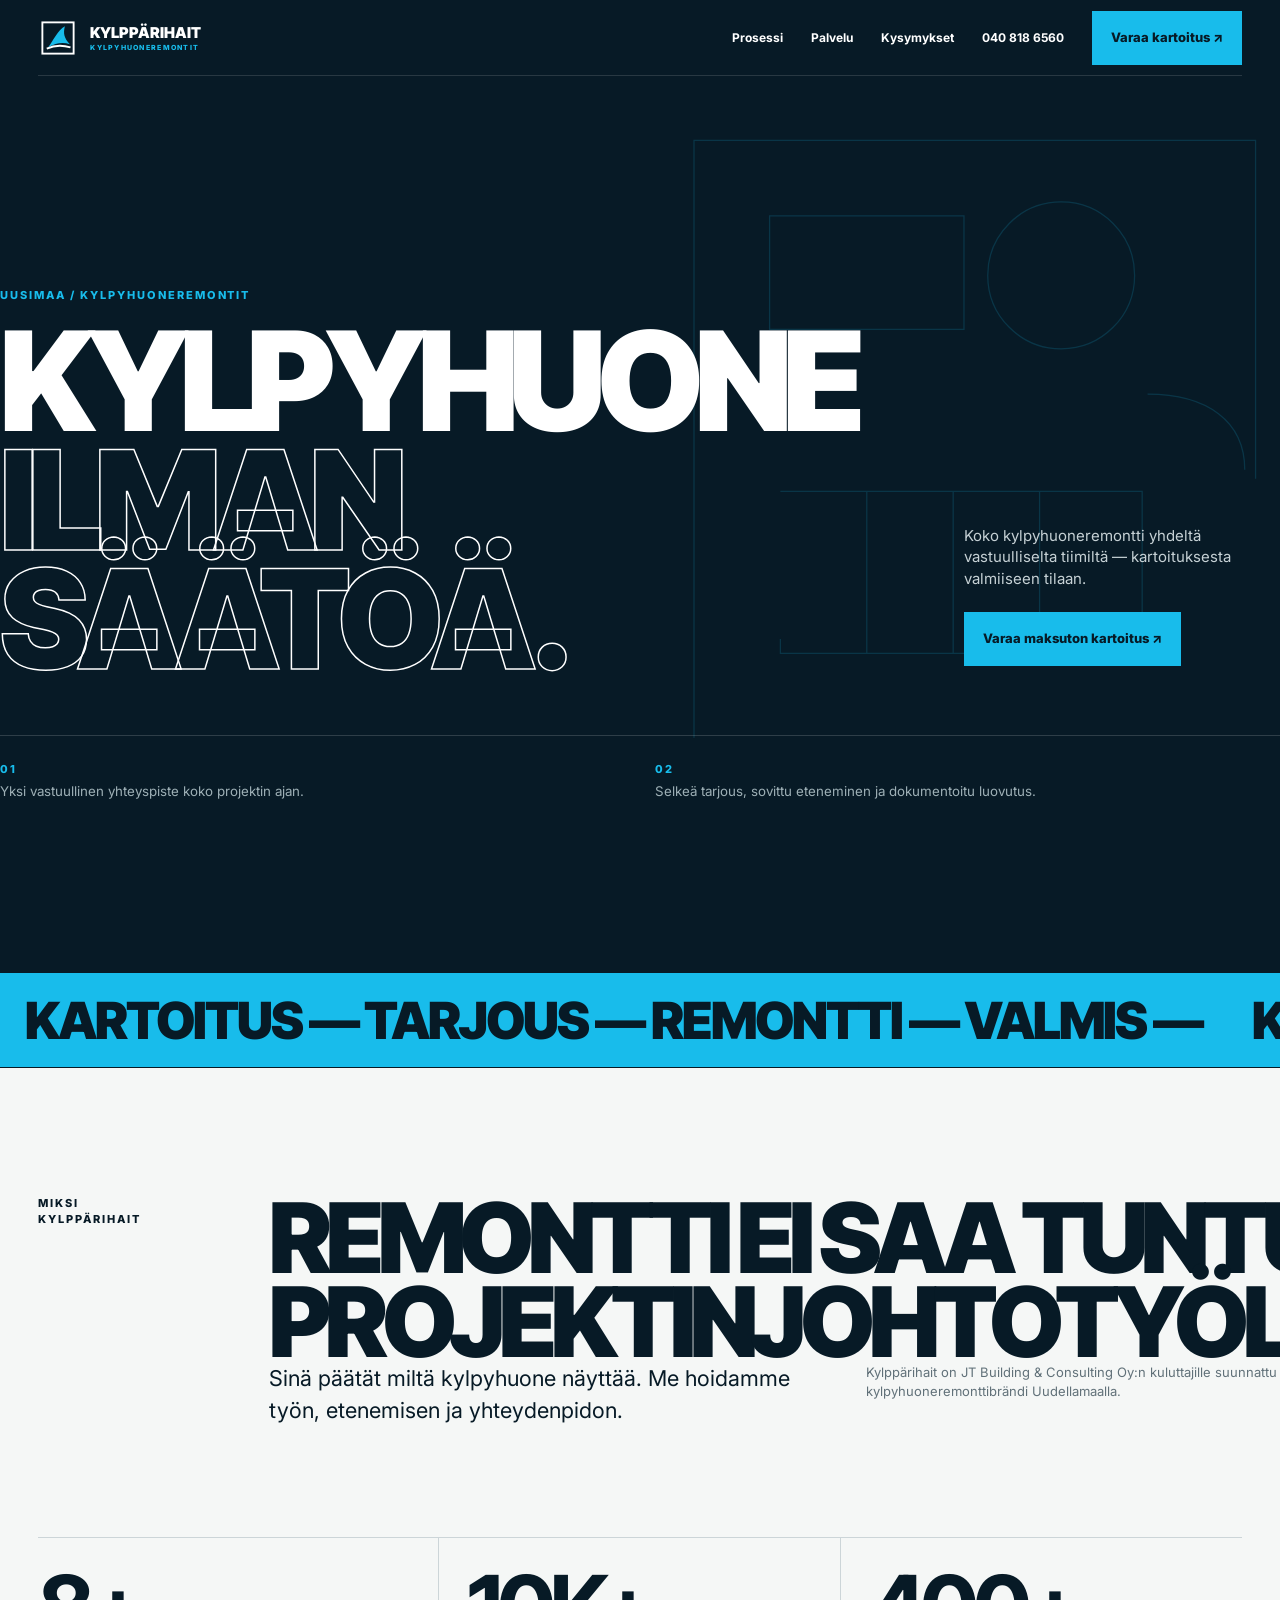
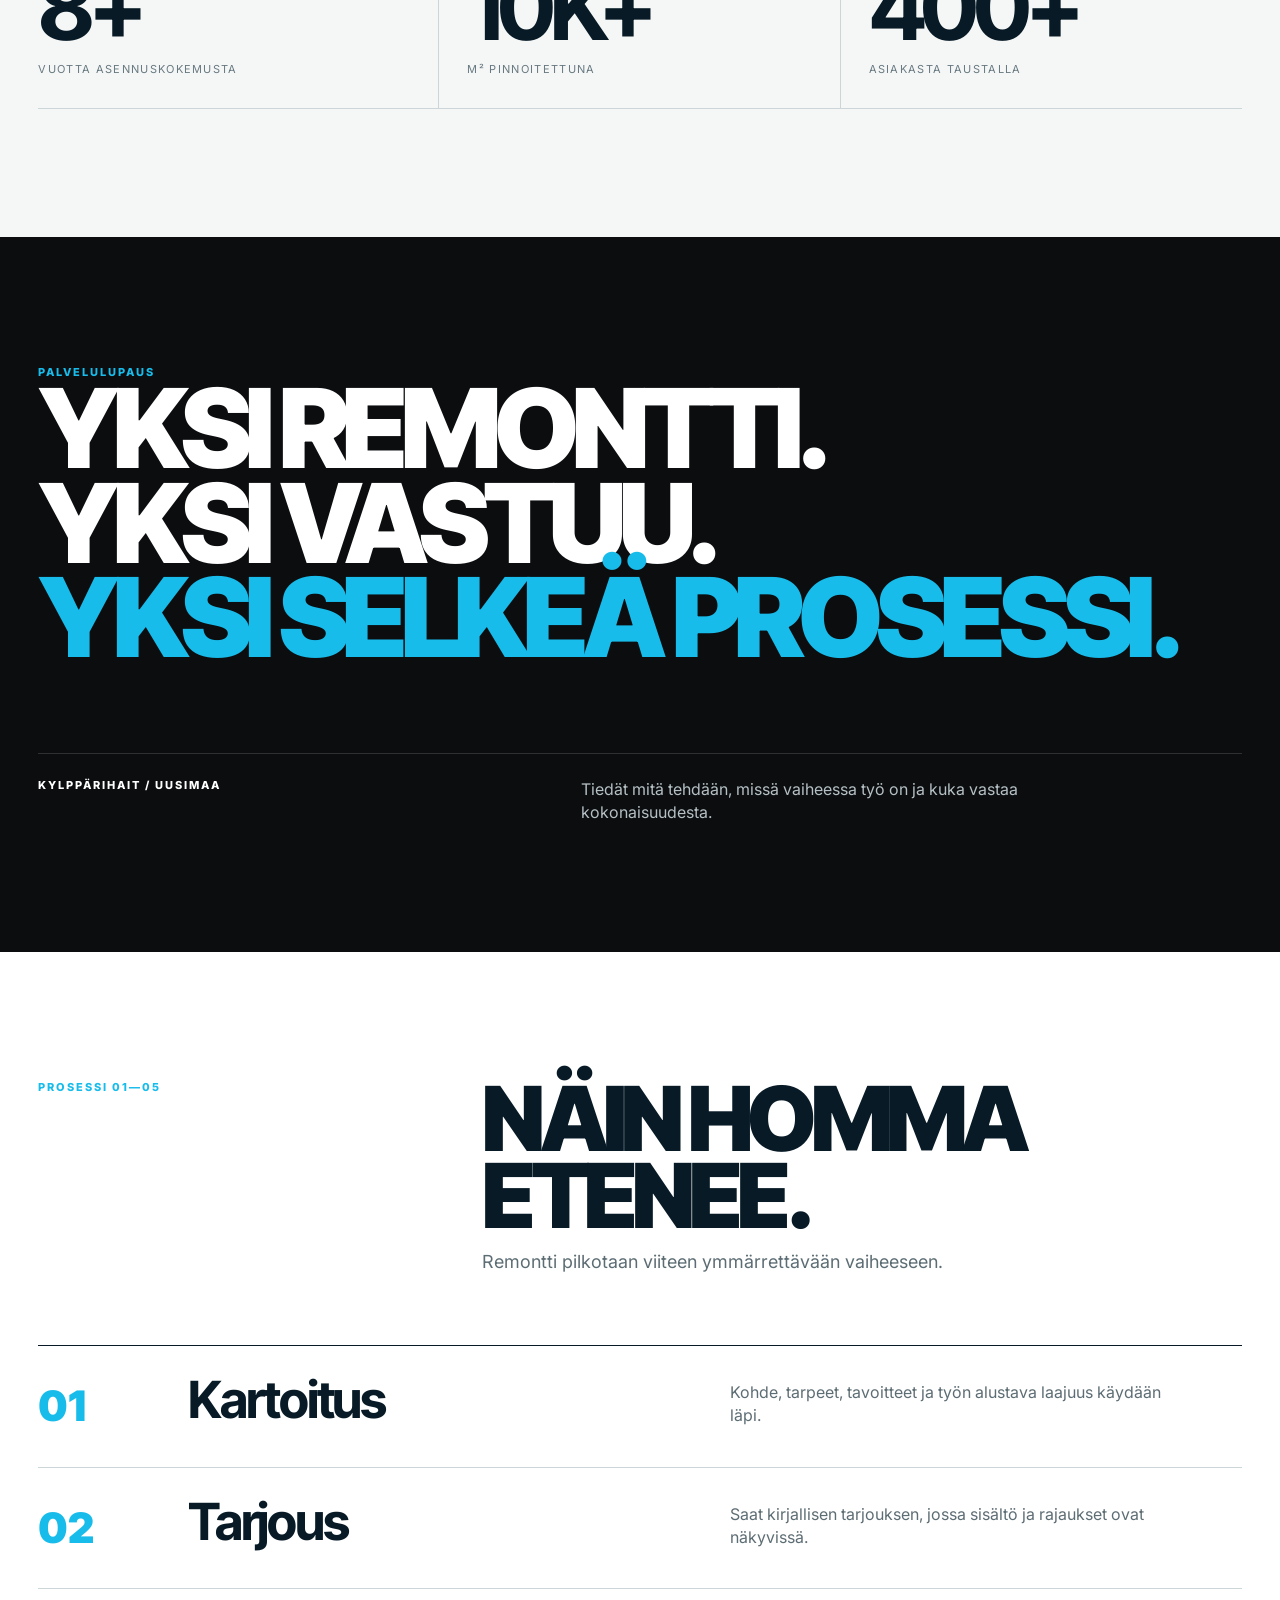
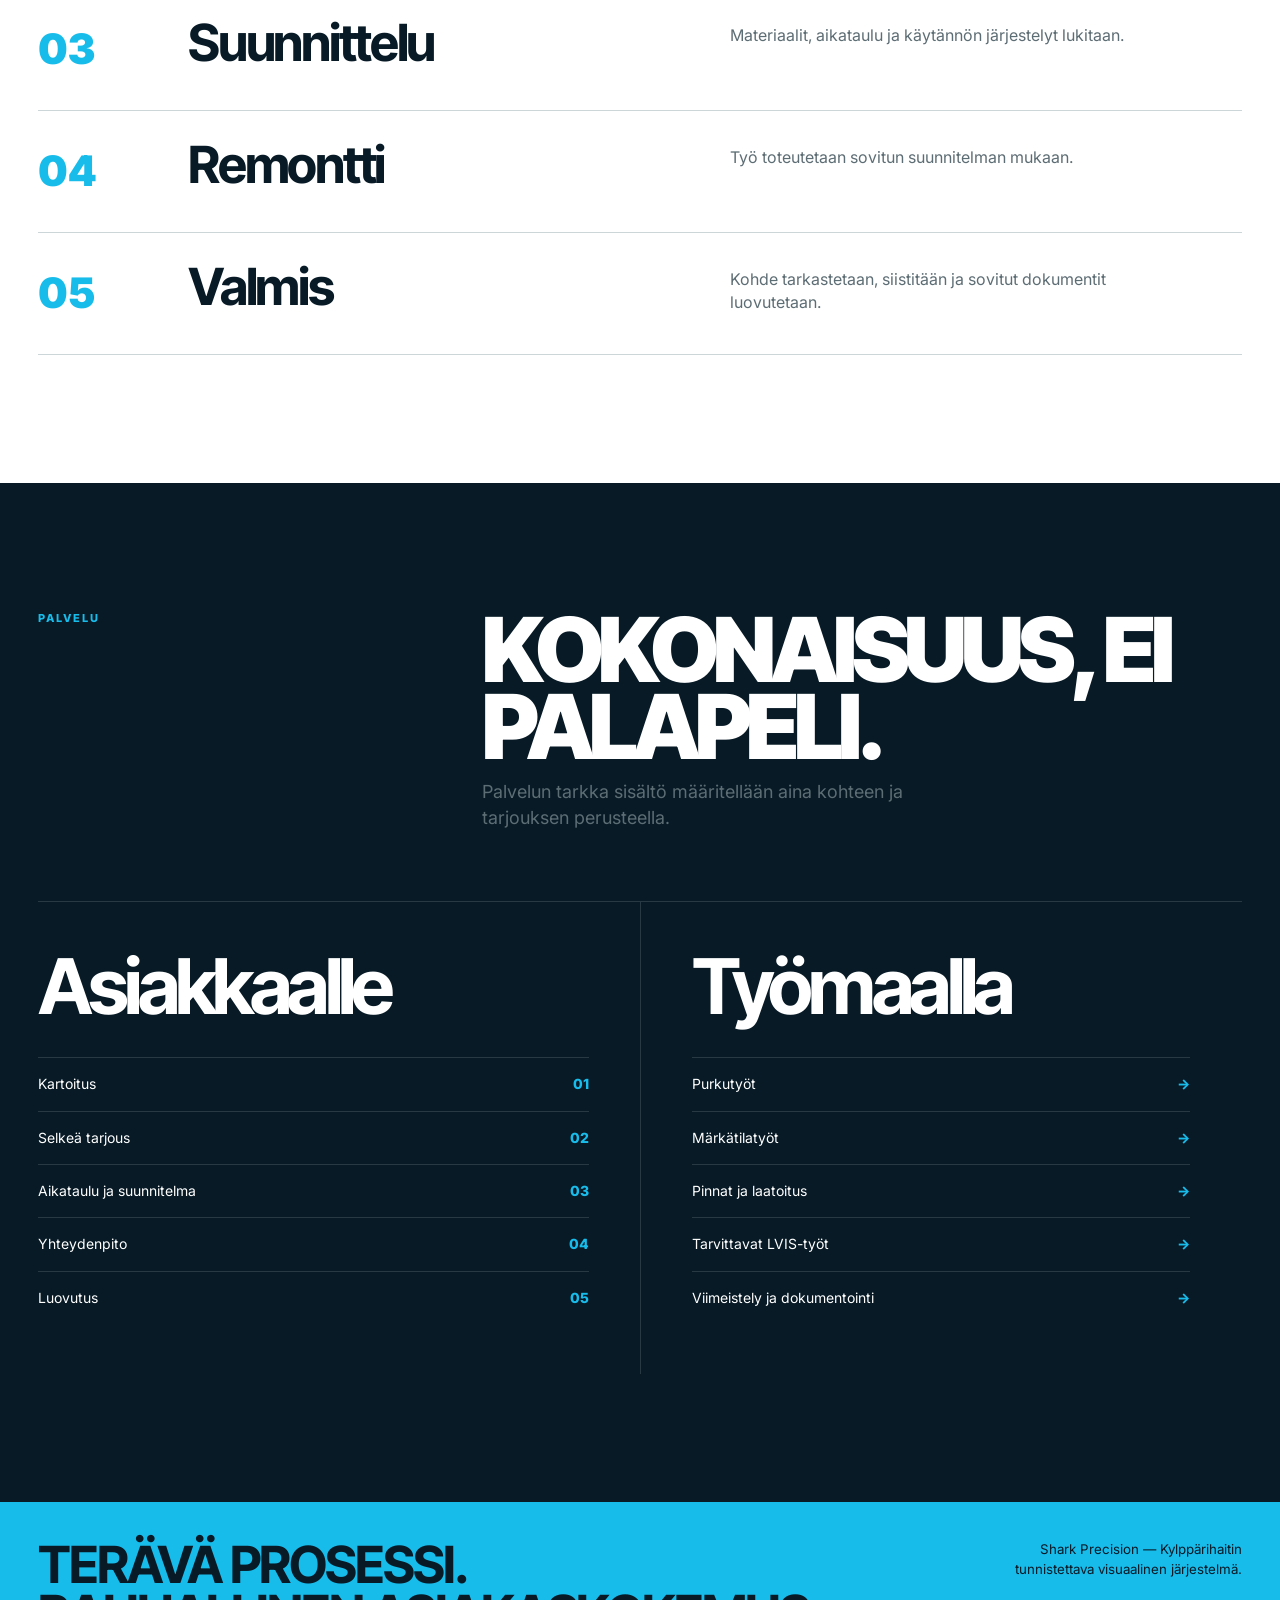
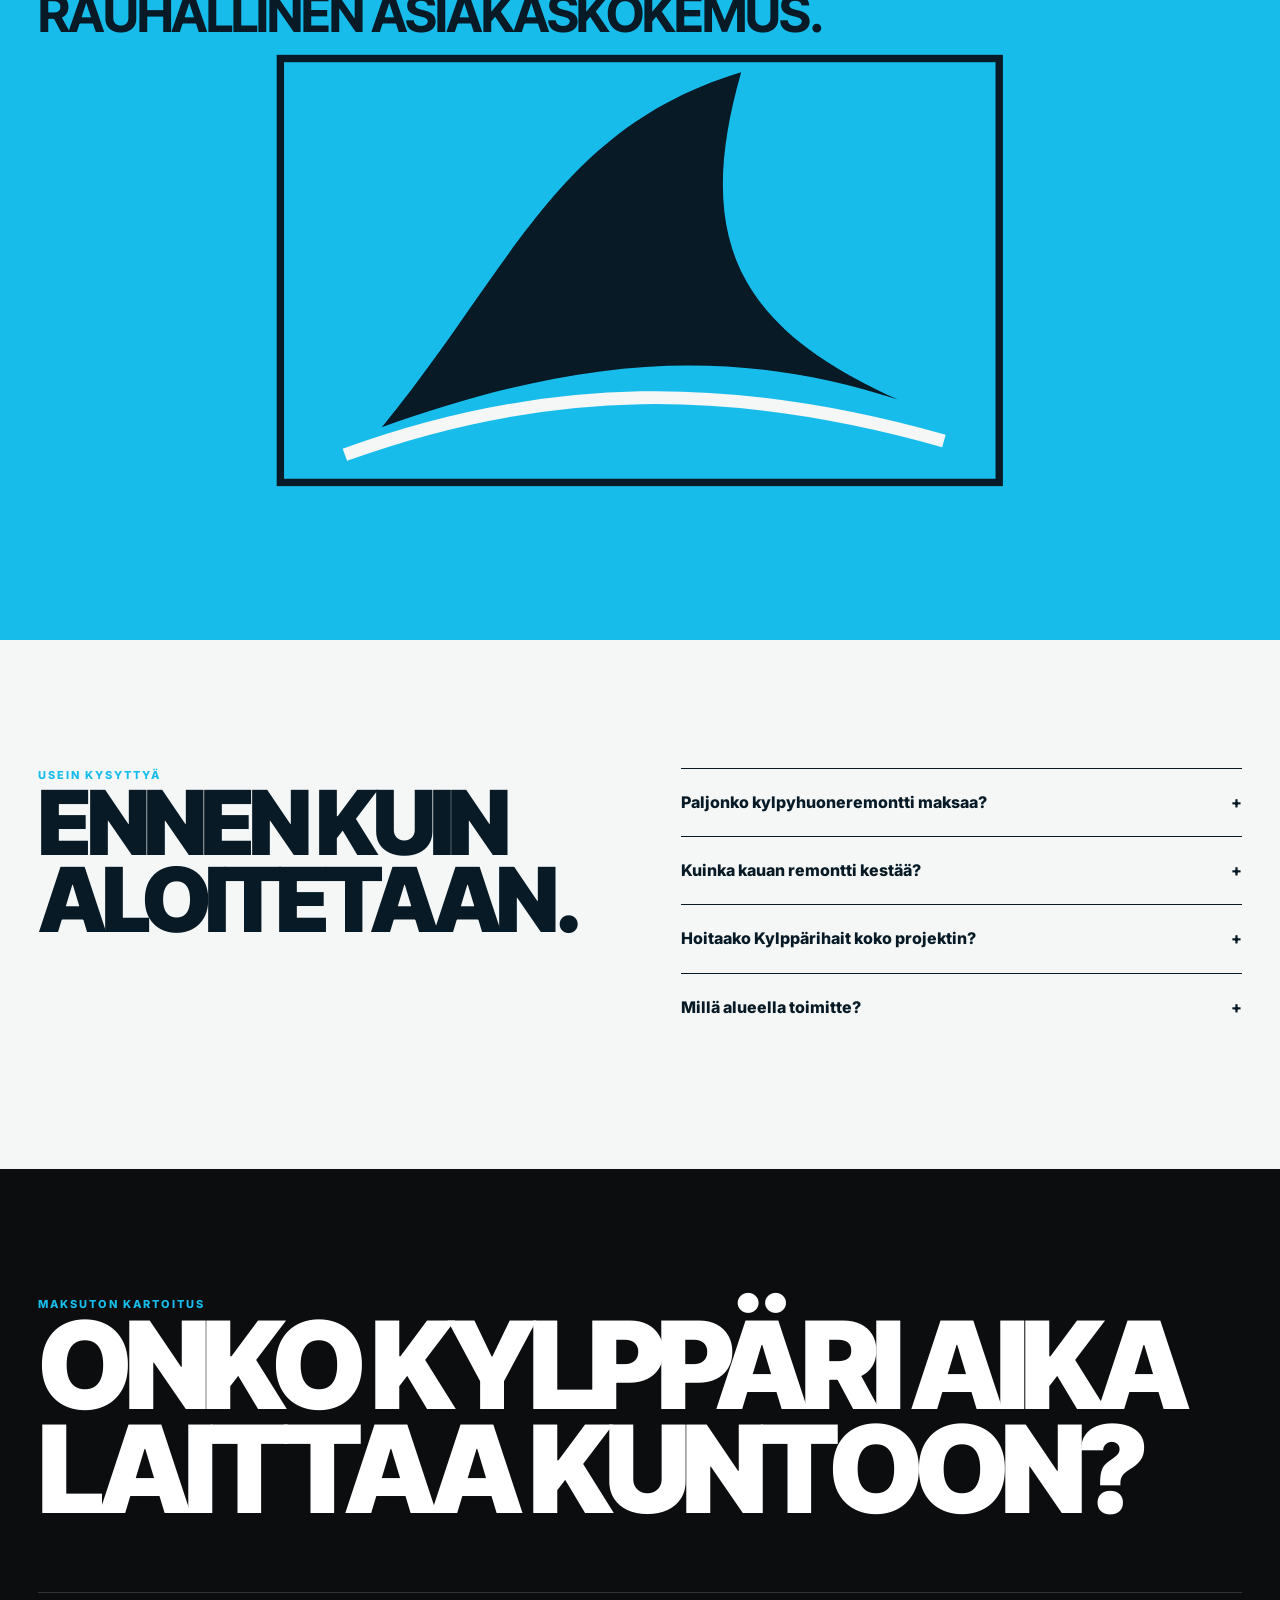
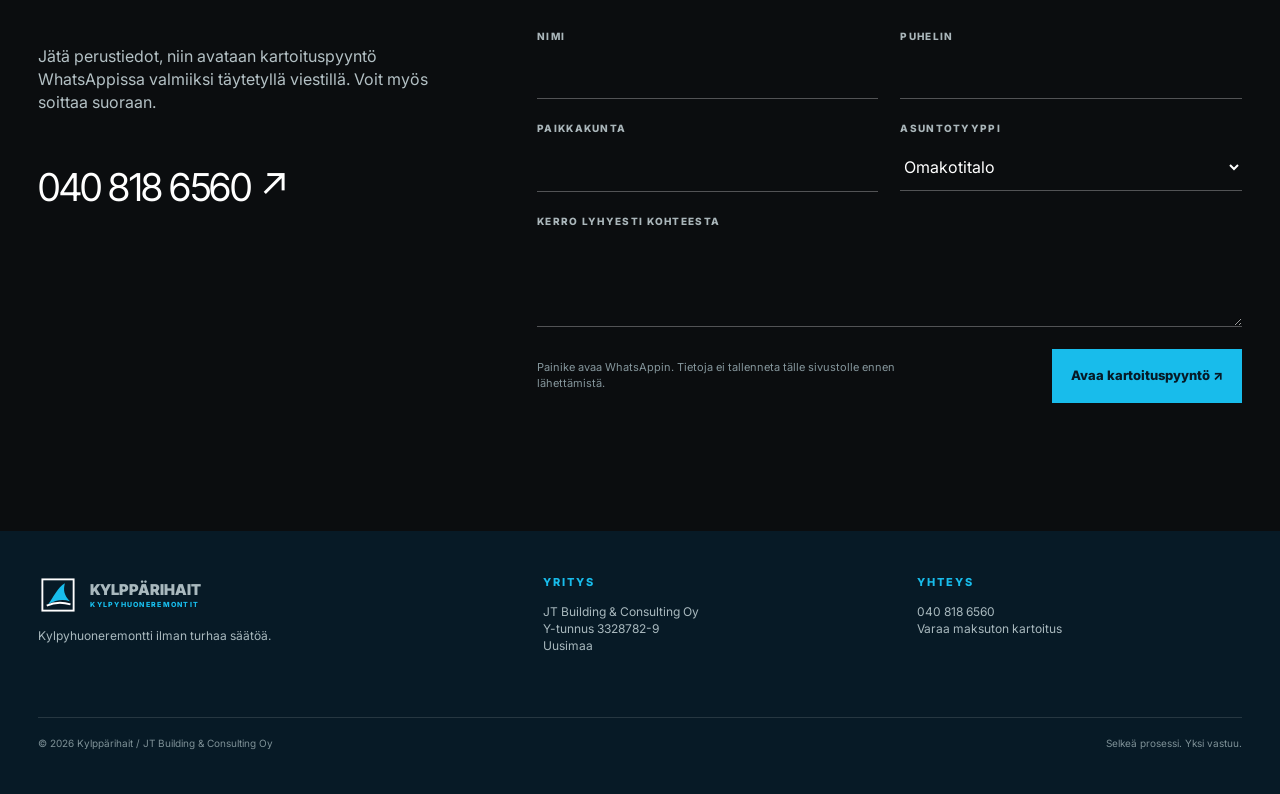
<file: prototypes/kylpparihait-editorial-v2/index.html>
<!doctype html><html lang="fi"><head><meta charset="utf-8"><meta name="viewport" content="width=device-width,initial-scale=1"><title>Kylppärihait — Kylpyhuoneremontti ilman turhaa säätöä</title><meta name="description" content="Kylppärihait hoitaa kylpyhuoneremontin Uudellamaalla kartoituksesta valmiiseen kylpyhuoneeseen."><meta name="theme-color" content="#071A26"><link rel="preconnect" href="https://fonts.googleapis.com"><link rel="preconnect" href="https://fonts.gstatic.com" crossorigin><link href="https://fonts.googleapis.com/css2?family=Inter:wght@400;500;600;700&family=Inter+Tight:wght@600;700;800;900&display=swap" rel="stylesheet"><style>:root{--n:#071A26;--k:#0B0D0F;--b:#18BCEB;--i:#F5F7F6;--g:#A8B0B3;--l:#CCD5D8;--p:clamp(18px,3vw,44px);--m:1520px}*{box-sizing:border-box}html{scroll-behavior:smooth}body{margin:0;background:var(--i);color:var(--n);font-family:Inter,Arial,sans-serif;line-height:1.45;-webkit-font-smoothing:antialiased}a{text-decoration:none;color:inherit}button,input,select,textarea{font:inherit}:focus-visible{outline:3px solid var(--b);outline-offset:4px}.w{width:min(var(--m),calc(100% - var(--p)*2));margin:auto}.d{font-family:'Inter Tight';font-weight:900;letter-spacing:-.065em;line-height:.86}.e{font-size:11px;font-weight:800;letter-spacing:.18em;text-transform:uppercase}.blue{color:var(--b)}.btn{display:inline-flex;align-items:center;justify-content:space-between;gap:28px;min-height:54px;padding:0 18px;border:1px solid currentColor;font-weight:800;font-size:13px;transition:.25s;background:none;cursor:pointer}.btn:hover{transform:translateY(-2px)}.btn.p{background:var(--b);border-color:var(--b);color:var(--n)}header{position:fixed;z-index:50;top:0;left:0;right:0;color:#fff;transition:.25s}header.s{background:#071A26f2;backdrop-filter:blur(12px)}.nav{height:76px;display:flex;align-items:center;justify-content:space-between;border-bottom:1px solid #ffffff22}.brand{display:flex;gap:12px;align-items:center}.logo{width:40px;height:40px}.bn{font-family:'Inter Tight';font-weight:900;font-size:15px}.bs{font-size:7px;letter-spacing:.18em;color:var(--b);font-weight:800}.links{display:flex;gap:28px;align-items:center;font-size:12px;font-weight:700}.menu{display:none;background:0;border:0;color:#fff;font-size:28px}.hero{min-height:100svh;background:var(--n);color:#fff;position:relative;overflow:hidden;display:flex;align-items:flex-end}.plan{position:absolute;inset:0;width:100%;height:100%;opacity:.17}.plan *{fill:none;stroke:var(--b);stroke-width:1.25;vector-effect:non-scaling-stroke}.plan .dr{stroke-dasharray:900;stroke-dashoffset:900;animation:dr 2.2s cubic-bezier(.2,.8,.2,1) forwards}@keyframes dr{to{stroke-dashoffset:0}}.hi{position:relative;z-index:2;padding:160px 0 42px;width:100%}.ht{display:grid;grid-template-columns:1fr .35fr;gap:60px;align-items:end}.hero h1{font-size:clamp(64px,10.8vw,180px);margin:18px 0 0;max-width:1280px}.stroke{-webkit-text-stroke:1.5px #fff;color:transparent}.hs{padding-bottom:1vw}.hs p{font-size:15px;color:#c6d1d5;max-width:310px;margin:0 0 22px}.hb{margin-top:56px;display:grid;grid-template-columns:1fr 1fr;gap:30px;border-top:1px solid #ffffff28;padding-top:20px}.hb small{color:#9eb0b6}.mq{overflow:hidden;background:var(--b);color:var(--n);border-top:1px solid var(--n);border-bottom:1px solid var(--n)}.trk{display:flex;width:max-content;animation:mq 26s linear infinite}.trk span{font-family:'Inter Tight';font-weight:900;font-size:clamp(30px,4vw,60px);letter-spacing:-.04em;white-space:nowrap;padding:10px 25px}@keyframes mq{to{transform:translateX(-50%)}}section{padding:clamp(88px,10vw,160px) 0}.ig{display:grid;grid-template-columns:.42fr 1fr;gap:10vw}.intro h2{font-size:clamp(52px,7.6vw,118px);margin:0}.ic{display:grid;grid-template-columns:1fr 1fr;gap:36px;align-self:end}.ic p{font-size:clamp(17px,1.7vw,25px);margin:0}.ic .sm{font-size:13px;color:#617179}.metrics{margin-top:110px;display:grid;grid-template-columns:repeat(3,1fr);border-top:1px solid var(--l);border-bottom:1px solid var(--l)}.metric{padding:30px 0;border-right:1px solid var(--l)}.metric:not(:first-child){padding-left:28px}.metric:last-child{border:0}.metric b{font-family:'Inter Tight';font-size:clamp(52px,7vw,100px);letter-spacing:-.07em;line-height:.9}.metric span{display:block;margin-top:14px;font-size:11px;text-transform:uppercase;letter-spacing:.12em;color:#687981}.man{background:var(--k);color:#fff;overflow:hidden}.man .big{font-size:clamp(54px,8.6vw,138px);margin:0;max-width:1450px}.mf{display:grid;grid-template-columns:.7fr 1fr;gap:80px;margin-top:88px;border-top:1px solid #ffffff25;padding-top:24px}.mf p{max-width:560px;color:#b5c0c4;margin:0}.proc{background:#fff}.sh{display:grid;grid-template-columns:.45fr 1fr;gap:8vw;margin-bottom:70px}.sh h2{font-size:clamp(52px,7vw,110px);margin:0}.sh p{font-size:18px;max-width:470px;margin:14px 0 0;color:#5d6d74}.steps{border-top:1px solid var(--n)}.step{display:grid;grid-template-columns:120px 1fr 1fr;gap:30px;padding:30px 0;border-bottom:1px solid var(--l);transition:.25s}.step:hover{padding-left:12px}.step .num{font-family:'Inter Tight';font-weight:900;font-size:42px;color:var(--b)}.step h3{font-family:'Inter Tight';font-size:clamp(32px,4vw,62px);letter-spacing:-.045em;line-height:.9;margin:0}.step p{max-width:440px;margin:5px 0 0;color:#5d6d74}.scope{background:var(--n);color:#fff}.sg{display:grid;grid-template-columns:1fr 1fr;border-top:1px solid #ffffff22}.sc{padding:50px 4vw 50px 0}.sc+.sc{border-left:1px solid #ffffff22;padding-left:4vw}.sc h3{font-family:'Inter Tight';font-size:clamp(42px,6vw,90px);letter-spacing:-.06em;line-height:.9;margin:0 0 36px}.sl{list-style:none;padding:0;margin:0}.sl li{display:flex;justify-content:space-between;padding:16px 0;border-top:1px solid #ffffff22;font-size:14px}.sl span{color:var(--b);font-weight:800}.vis{background:var(--b);color:var(--n);padding:0;min-height:82vh;display:grid;place-items:center;overflow:hidden}.vi{position:relative;width:100%;height:82vh;display:grid;place-items:center}.vc{position:absolute;top:var(--p);left:var(--p);right:var(--p);display:flex;justify-content:space-between}.vc strong{font-family:'Inter Tight';font-size:clamp(30px,4vw,58px);letter-spacing:-.04em;line-height:.95}.vc small{max-width:260px;text-align:right}.fin{width:min(72vw,1000px)}.faqg{display:grid;grid-template-columns:.65fr 1fr;gap:8vw}.faq h2{font-size:clamp(54px,7vw,110px);margin:0}.fi{border-top:1px solid var(--n)}.fq{width:100%;display:flex;justify-content:space-between;gap:20px;padding:22px 0;border:0;background:none;color:var(--n);font-weight:800;text-align:left;cursor:pointer}.fa{display:grid;grid-template-rows:0fr;transition:grid-template-rows .3s;color:#5c6d74}.fa>div{overflow:hidden}.fa p{padding:0 0 22px;margin:0}.fi.open .fa{grid-template-rows:1fr}.contact{background:var(--k);color:#fff}.contact h2{font-size:clamp(60px,9.5vw,150px);max-width:1280px;margin:0 0 70px}.cg{display:grid;grid-template-columns:.72fr 1.28fr;gap:8vw;border-top:1px solid #ffffff28;padding-top:36px}.cg p{max-width:420px;color:#b3c0c4}.phone{font-family:'Inter Tight';font-size:clamp(28px,3vw,48px);letter-spacing:-.04em;margin-top:30px;display:inline-block}form{display:grid;grid-template-columns:1fr 1fr;gap:22px}.field{display:flex;flex-direction:column;gap:8px}.full{grid-column:1/-1}label{font-size:10px;letter-spacing:.13em;text-transform:uppercase;color:#aab6ba;font-weight:800}input,select,textarea{width:100%;background:transparent;color:#fff;border:0;border-bottom:1px solid #ffffff4a;padding:12px 0;border-radius:0;outline:none}select option{color:var(--n)}textarea{min-height:90px}.acts{grid-column:1/-1;display:flex;justify-content:space-between;align-items:center;gap:20px}.note{font-size:11px;color:#85969c;max-width:360px}footer{background:var(--n);color:#fff;padding:44px 0}.fg{display:grid;grid-template-columns:1.4fr 1fr 1fr;gap:50px}footer p,footer a{font-size:12px;color:#a9b9be}.legal{margin-top:50px;padding-top:18px;border-top:1px solid #ffffff20;display:flex;justify-content:space-between;font-size:10px;color:#7e9197}.mcta{display:none}.rv{opacity:0;transform:translateY(24px);transition:.7s}.rv.in{opacity:1;transform:none}@media(prefers-reduced-motion:reduce){*{animation:none!important;scroll-behavior:auto!important}.rv{opacity:1;transform:none}}@media(max-width:900px){.links{display:none}.links.open{display:flex;position:absolute;top:76px;left:0;right:0;background:var(--n);padding:24px var(--p);flex-direction:column;align-items:flex-start}.menu{display:block}.ht,.hb,.ig,.sh,.mf,.faqg,.cg{grid-template-columns:1fr}.hs{max-width:480px;margin-top:30px}.ic{grid-template-columns:1fr}.metrics{grid-template-columns:1fr}.metric,.metric:not(:first-child){padding:24px 0;border-right:0;border-bottom:1px solid var(--l)}.step{grid-template-columns:70px 1fr}.step p{grid-column:2}.sg{grid-template-columns:1fr}.sc+.sc{border-left:0;border-top:1px solid #ffffff22;padding-left:0}.vis,.vi{min-height:62vh;height:62vh}.vc{display:block}.vc small{display:block;text-align:left;margin-top:12px}form{grid-template-columns:1fr}.full,.acts{grid-column:auto}.fg{grid-template-columns:1fr 1fr}.mcta{display:flex;position:fixed;z-index:60;bottom:0;left:0;right:0;background:var(--n);border-top:1px solid #ffffff28;padding:8px}.mcta a{flex:1;text-align:center;padding:13px 8px;font-size:11px;font-weight:800}.mcta a:last-child{background:var(--b);color:var(--n)}body{padding-bottom:56px}}@media(max-width:560px){.hero h1{font-size:17vw}.hi{padding-top:130px}.sc{padding-right:0}.fg{grid-template-columns:1fr}.legal{display:block}.acts{align-items:flex-start;flex-direction:column}}</style></head><body><header id="hd"><div class="w nav"><a href="#top" class="brand" aria-label="Kylppärihait etusivu"><svg class="logo" viewBox="0 0 64 64" aria-hidden="true"><rect x="7" y="7" width="50" height="50" fill="none" stroke="white" stroke-width="3"/><path d="M16 47C26 34 31 20 43 13C40 25 42 32 51 42C39 38 29 40 16 47Z" fill="#18BCEB"/><path d="M14 49C27 43 39 43 52 47" fill="none" stroke="white" stroke-width="3"/></svg><div><div class="bn">KYLPPÄRIHAIT</div><div class="bs">KYLPYHUONEREMONTIT</div></div></a><nav id="links" class="links"><a href="#prosessi">Prosessi</a><a href="#palvelu">Palvelu</a><a href="#faq">Kysymykset</a><a href="tel:+358408186560">040 818 6560</a><a href="#kartoitus" class="btn p">Varaa kartoitus ↗</a></nav><button id="menu" class="menu" aria-label="Avaa valikko" aria-expanded="false">☰</button></div></header><main id="top"><section class="hero"><svg class="plan" viewBox="0 0 1600 900" preserveAspectRatio="xMidYMid slice"><rect class="dr" x="850" y="130" width="520" height="590"/><rect class="dr" x="920" y="200" width="180" height="105"/><circle class="dr" cx="1190" cy="255" r="68"/><rect class="dr" x="930" y="455" width="335" height="150"/><line class="dr" x1="1010" y1="455" x2="1010" y2="605"/><line class="dr" x1="1090" y1="455" x2="1090" y2="605"/><line class="dr" x1="1170" y1="455" x2="1170" y2="605"/><path class="dr" d="M1270 365c55 0 90 25 90 70"/></svg><div class="w hi"><div class="ht"><div><div class="e blue">Uusimaa / kylpyhuoneremontit</div><h1 class="d">KYLPYHUONE<br><span class="stroke">ILMAN SÄÄTÖÄ.</span></h1></div><div class="hs"><p>Koko kylpyhuoneremontti yhdeltä vastuulliselta tiimiltä — kartoituksesta valmiiseen tilaan.</p><a href="#kartoitus" class="btn p">Varaa maksuton kartoitus ↗</a></div></div><div class="hb"><div><span class="e blue">01</span><br><small>Yksi vastuullinen yhteyspiste koko projektin ajan.</small></div><div><span class="e blue">02</span><br><small>Selkeä tarjous, sovittu eteneminen ja dokumentoitu luovutus.</small></div></div></div></section><div class="mq"><div class="trk"><span>KARTOITUS — TARJOUS — REMONTTI — VALMIS — </span><span>KARTOITUS — TARJOUS — REMONTTI — VALMIS — </span></div></div><section class="intro"><div class="w"><div class="ig rv"><div class="e">Miksi Kylppärihait</div><div><h2 class="d">REMONTTI EI SAA TUNTUA PROJEKTINJOHTOTYÖLTÄ.</h2><div class="ic"><p>Sinä päätät miltä kylpyhuone näyttää. Me hoidamme työn, etenemisen ja yhteydenpidon.</p><p class="sm">Kylppärihait on JT Building & Consulting Oy:n kuluttajille suunnattu kylpyhuoneremonttibrändi Uudellamaalla.</p></div></div></div><div class="metrics rv"><div class="metric"><b>8+</b><span>vuotta asennuskokemusta</span></div><div class="metric"><b>10K+</b><span>m² pinnoitettuna</span></div><div class="metric"><b>400+</b><span>asiakasta taustalla</span></div></div></div></section><section class="man"><div class="w"><div class="e blue rv">Palvelulupaus</div><h2 class="d big rv">YKSI REMONTTI.<br>YKSI VASTUU.<br><span class="blue">YKSI SELKEÄ PROSESSI.</span></h2><div class="mf rv"><div class="e">Kylppärihait / Uusimaa</div><p>Tiedät mitä tehdään, missä vaiheessa työ on ja kuka vastaa kokonaisuudesta.</p></div></div></section><section class="proc" id="prosessi"><div class="w"><div class="sh rv"><div class="e blue">Prosessi 01—05</div><div><h2 class="d">NÄIN HOMMA ETENEE.</h2><p>Remontti pilkotaan viiteen ymmärrettävään vaiheeseen.</p></div></div><div class="steps"><article class="step rv"><div class="num">01</div><h3>Kartoitus</h3><p>Kohde, tarpeet, tavoitteet ja työn alustava laajuus käydään läpi.</p></article><article class="step rv"><div class="num">02</div><h3>Tarjous</h3><p>Saat kirjallisen tarjouksen, jossa sisältö ja rajaukset ovat näkyvissä.</p></article><article class="step rv"><div class="num">03</div><h3>Suunnittelu</h3><p>Materiaalit, aikataulu ja käytännön järjestelyt lukitaan.</p></article><article class="step rv"><div class="num">04</div><h3>Remontti</h3><p>Työ toteutetaan sovitun suunnitelman mukaan.</p></article><article class="step rv"><div class="num">05</div><h3>Valmis</h3><p>Kohde tarkastetaan, siistitään ja sovitut dokumentit luovutetaan.</p></article></div></div></section><section class="scope" id="palvelu"><div class="w"><div class="sh rv"><div class="e blue">Palvelu</div><div><h2 class="d">KOKONAISUUS, EI PALAPELI.</h2><p>Palvelun tarkka sisältö määritellään aina kohteen ja tarjouksen perusteella.</p></div></div><div class="sg rv"><div class="sc"><h3>Asiakkaalle</h3><ul class="sl"><li>Kartoitus <span>01</span></li><li>Selkeä tarjous <span>02</span></li><li>Aikataulu ja suunnitelma <span>03</span></li><li>Yhteydenpito <span>04</span></li><li>Luovutus <span>05</span></li></ul></div><div class="sc"><h3>Työmaalla</h3><ul class="sl"><li>Purkutyöt <span>→</span></li><li>Märkätilatyöt <span>→</span></li><li>Pinnat ja laatoitus <span>→</span></li><li>Tarvittavat LVIS-työt <span>→</span></li><li>Viimeistely ja dokumentointi <span>→</span></li></ul></div></div></div></section><section class="vis"><div class="vi"><div class="vc"><strong>TERÄVÄ PROSESSI.<br>RAUHALLINEN ASIAKASKOKEMUS.</strong><small>Shark Precision — Kylppärihaitin tunnistettava visuaalinen järjestelmä.</small></div><svg class="fin" viewBox="0 0 1000 600"><rect x="110" y="70" width="780" height="460" fill="none" stroke="#071A26" stroke-width="8"/><path d="M220 470C360 300 410 145 610 85C560 260 600 360 780 440C595 380 430 395 220 470Z" fill="#071A26"/><path d="M180 500C400 420 600 420 830 485" fill="none" stroke="#F5F7F6" stroke-width="14"/></svg></div></section><section class="faq" id="faq"><div class="w faqg"><div class="rv"><div class="e blue">Usein kysyttyä</div><h2 class="d">ENNEN KUIN ALOITETAAN.</h2></div><div class="rv"><div class="fi"><button class="fq" aria-expanded="false">Paljonko kylpyhuoneremontti maksaa?<span>+</span></button><div class="fa"><div><p>Hinta riippuu koosta, rakenteista, materiaaleista ja työn laajuudesta. Kartoituksen jälkeen saat kohteeseen perustuvan tarjouksen.</p></div></div></div><div class="fi"><button class="fq" aria-expanded="false">Kuinka kauan remontti kestää?<span>+</span></button><div class="fa"><div><p>Aikataulu määritellään kohdekohtaisesti ennen työn aloitusta.</p></div></div></div><div class="fi"><button class="fq" aria-expanded="false">Hoitaako Kylppärihait koko projektin?<span>+</span></button><div class="fa"><div><p>Palvelu rakennetaan yhden vastuullisen kokonaisuuden ympärille. Tarkka sisältö määritellään kirjallisesti tarjouksessa.</p></div></div></div><div class="fi"><button class="fq" aria-expanded="false">Millä alueella toimitte?<span>+</span></button><div class="fa"><div><p>Pääasiallinen toiminta-alue on Uusimaa.</p></div></div></div></div></div></section><section class="contact" id="kartoitus"><div class="w"><div class="e blue rv">Maksuton kartoitus</div><h2 class="d rv">ONKO KYLPPÄRI AIKA LAITTAA KUNTOON?</h2><div class="cg rv"><div><p>Jätä perustiedot, niin avataan kartoituspyyntö WhatsAppissa valmiiksi täytetyllä viestillä. Voit myös soittaa suoraan.</p><a class="phone" href="tel:+358408186560">040 818 6560 ↗</a></div><form id="lead"><div class="field"><label for="name">Nimi</label><input id="name" name="name" autocomplete="name" required></div><div class="field"><label for="phone">Puhelin</label><input id="phone" name="phone" type="tel" autocomplete="tel" required></div><div class="field"><label for="city">Paikkakunta</label><input id="city" name="city" autocomplete="address-level2" required></div><div class="field"><label for="home">Asuntotyyppi</label><select id="home" name="home"><option>Omakotitalo</option><option>Rivitalo</option><option>Paritalo</option><option>Kerrostalo</option><option>Muu</option></select></div><div class="field full"><label for="msg">Kerro lyhyesti kohteesta</label><textarea id="msg" name="msg"></textarea></div><div class="acts"><span class="note">Painike avaa WhatsAppin. Tietoja ei tallenneta tälle sivustolle ennen lähettämistä.</span><button class="btn p" type="submit">Avaa kartoituspyyntö ↗</button></div></form></div></div></section></main><footer><div class="w"><div class="fg"><div><a href="#top" class="brand"><svg class="logo" viewBox="0 0 64 64"><rect x="7" y="7" width="50" height="50" fill="none" stroke="white" stroke-width="3"/><path d="M16 47C26 34 31 20 43 13C40 25 42 32 51 42C39 38 29 40 16 47Z" fill="#18BCEB"/><path d="M14 49C27 43 39 43 52 47" fill="none" stroke="white" stroke-width="3"/></svg><div><div class="bn">KYLPPÄRIHAIT</div><div class="bs">KYLPYHUONEREMONTIT</div></div></a><p>Kylpyhuoneremontti ilman turhaa säätöä.</p></div><div><div class="e blue">Yritys</div><p>JT Building & Consulting Oy<br>Y-tunnus 3328782-9<br>Uusimaa</p></div><div><div class="e blue">Yhteys</div><p><a href="tel:+358408186560">040 818 6560</a><br><a href="#kartoitus">Varaa maksuton kartoitus</a></p></div></div><div class="legal">© 2026 Kylppärihait / JT Building & Consulting Oy <span>Selkeä prosessi. Yksi vastuu.</span></div></div></footer><div class="mcta"><a href="tel:+358408186560">SOITA</a><a href="#kartoitus">VARAA KARTOITUS</a></div><script>const hd=document.getElementById('hd');addEventListener('scroll',()=>hd.classList.toggle('s',scrollY>20),{passive:true});const menu=document.getElementById('menu'),links=document.getElementById('links');menu.onclick=()=>{const o=links.classList.toggle('open');menu.setAttribute('aria-expanded',o);menu.textContent=o?'×':'☰'};document.querySelectorAll('.fq').forEach(b=>b.onclick=()=>{const i=b.closest('.fi'),o=i.classList.toggle('open');b.setAttribute('aria-expanded',o);b.lastElementChild.textContent=o?'−':'+'});const io=new IntersectionObserver(es=>es.forEach(e=>{if(e.isIntersecting){e.target.classList.add('in');io.unobserve(e.target)}}),{threshold:.12});document.querySelectorAll('.rv').forEach(e=>io.observe(e));document.getElementById('lead').onsubmit=e=>{e.preventDefault();const d=new FormData(e.target),t=['Hei Kylppärihait! Haluaisin varata maksuttoman kartoituksen.','','Nimi: '+d.get('name'),'Puhelin: '+d.get('phone'),'Paikkakunta: '+d.get('city'),'Asuntotyyppi: '+d.get('home'),'Kohde: '+(d.get('msg')||'-')].join('\n');location.href='https://wa.me/358408186560?text='+encodeURIComponent(t)}</script></body></html>
</file>
